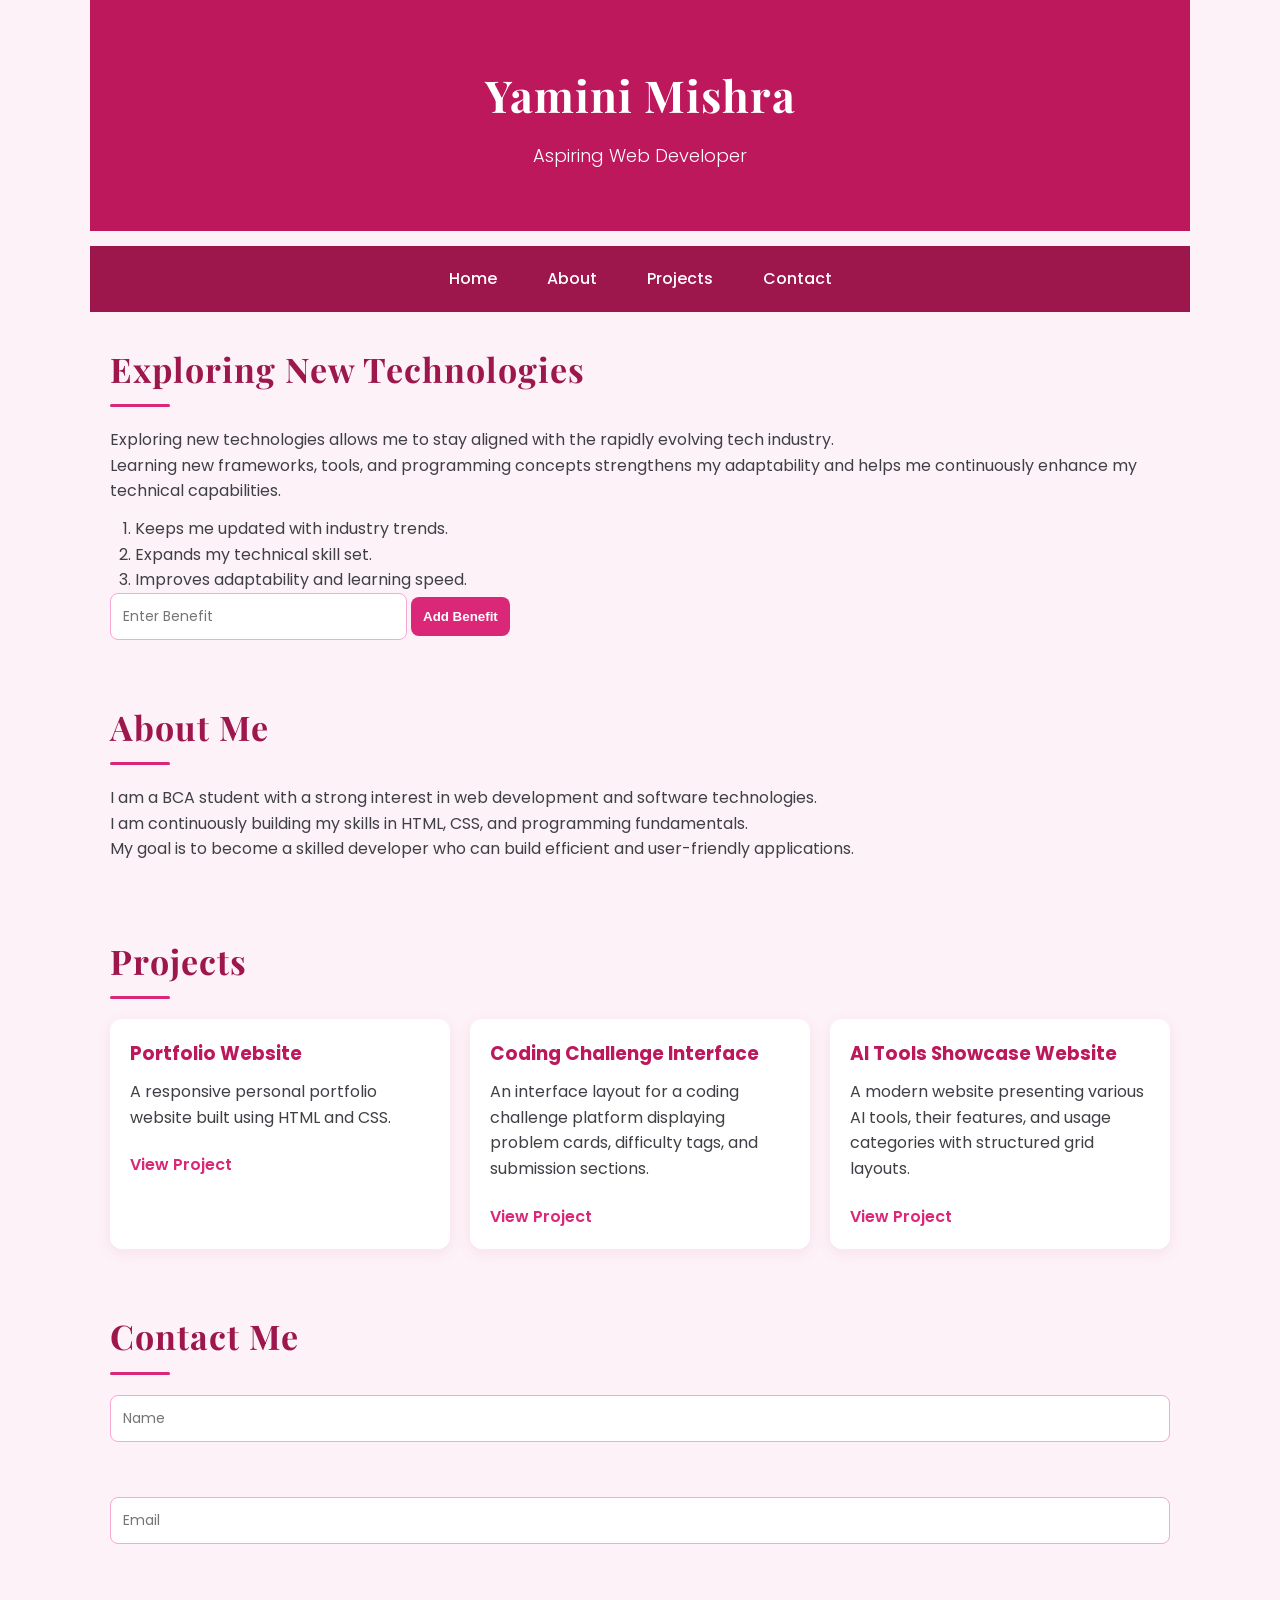
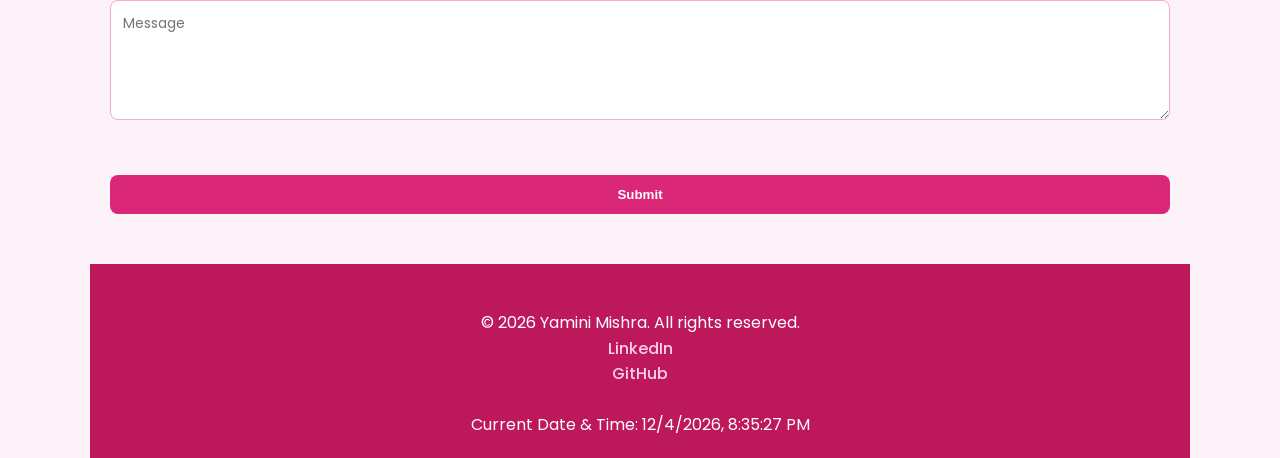
<file: index.html>
<!-- Declares the document type and HTML5 version -->
<!DOCTYPE html>
<!-- Root element of the webpage-->
<html lang="en">

<head>
    <meta charset="UTF-8">
    <!-- Title displayed in browser tab -->
    <title>Portfolio</title>
    <!-- Links external CSS file for styling -->
    <link rel="stylesheet" href="style.css">
</head>


<!-- ===========================
   Main content of the webpage 
  ============================== -->
<body>
    
    <!-- Header Section -->
    <header>
        <h1>Yamini Mishra</h1>
        <p>Aspiring Web Developer</p>
    </header>

    <!-- Navigation Menu -->
    <nav>
        <ul>
            <li><a href="#home">Home</a></li>
            <li><a href="#about">About</a></li>
            <li><a href="#projects">Projects</a></li>
            <li><a href="#contact">Contact</a></li>
        </ul>
    </nav>

    <!-- Home Section -->
    <section id="home">
        <h2>Exploring New Technologies</h2>
        <p>
            Exploring new technologies allows me to stay aligned with the rapidly evolving tech industry.<br>
            Learning new frameworks, tools, and programming concepts strengthens my adaptability and helps me continuously enhance my technical capabilities.
        </p>

        <ol id="benefitsList">
            <li>Keeps me updated with industry trends.</li>
            <li>Expands my technical skill set.</li>
            <li>Improves adaptability and learning speed.</li>
        </ol>

        <!-- Adds new Benefits in the list -->
        <input type="text" id="hobbyInput" placeholder="Enter Benefit"> 
        <button id="addBtn">Add Benefit</button>

    </section>

    <!-- About Section -->
    <section id="about">
        <h2>About Me</h2>
        <p>
            I am a BCA student with a strong interest in web development and software technologies.<br>
            I am continuously building my skills in HTML, CSS, and programming fundamentals.<br>
            My goal is to become a skilled developer who can build efficient and user-friendly applications.
        </p>
    </section>

    <!-- Projects Section -->
    <section id="projects">
        <h2>Projects</h2>

        <div class="project-container">

            <div class="project-card">
                <h3>Portfolio Website</h3>
                <p>A responsive personal portfolio website built using HTML and CSS.</p>
                <a href="#">View Project</a>
            </div>

            <div class="project-card">
                <h3>Coding Challenge Interface</h3>
                <p>An interface layout for a coding challenge platform displaying problem cards, difficulty tags, and submission sections.</p>
                <a href="#">View Project</a>
            </div>

            <div class="project-card">
                <h3>AI Tools Showcase Website</h3>
                <p>A modern website presenting various AI tools, their features, and usage categories with structured grid layouts.</p>
                <a href="#">View Project</a>
            </div>

        </div>
    </section>

    <!-- Contact Section -->
    <section id="contact">
        <h2>Contact Me</h2>

        <form>
            <input type="text" placeholder="Name" required><br>
            <input type="email" placeholder="Email" required><br>
            <textarea placeholder="Message" required></textarea><br>
            <button type="submit">Submit</button>
        </form>
    </section>

    <!--=======================
           Footer Section 
     ========================= -->
    <footer><br>
        <p>© 2026 Yamini Mishra. All rights reserved.</p>
        <a href="https://www.linkedin.com/in/yaminimishra0804/">LinkedIn</a><br>
        <a href="https://github.com/yaminimishra08/">GitHub</a>
        <br>
        <br>
        <!-- Adds Current Date and Time -->
        <p>Current Date & Time: <span id="datetime"> </span> </p>
    </footer>

    <!-- Links external JS file -->
    <script src="script.js"></script>

</body>
</html>
</file>
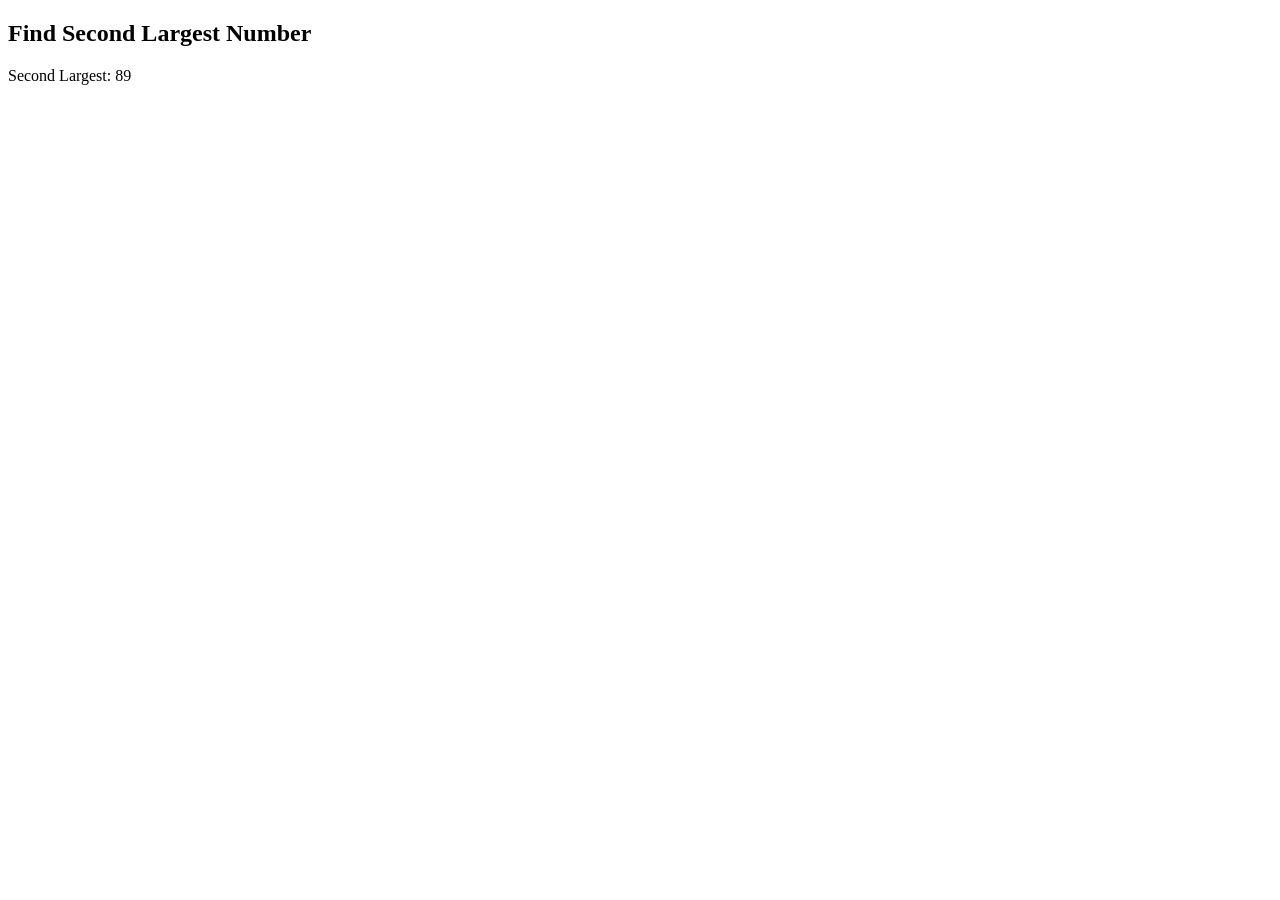
<file: task1.html>
<!-- Declares the document type and HTML5 version -->
<!DOCTYPE html>
<html>
    <head>
        <!-- Title displayed in browser tab -->
        <title>Task 1: Second Largest Number</title>
    </head>

<!-- ===========================
   Main content of the webpage 
============================== -->
    <body>
        <!-- Heading for the page-->
        <h2>Find Second Largest Number</h2>

<!-- JavaScript Code -->
    <script>
        // JavaScript code goes here

        const numbers = [23, 45, 67, 89, 12, 90, 44];

        let largest = -Infinity;
        let secondlargest = -Infinity;

        numbers.forEach( num =>
            {
                if(num > largest)
                {
                    secondlargest = largest;
                    largest = num;
                }
                else if (num > secondlargest && num !== largest)
                {
                    secondlargest= num;
                }
            }
        );

        console.log("Second Largest:", secondlargest);
        document.write("Second Largest: " + secondlargest);

        </script>
    </body>
</html>
</file>
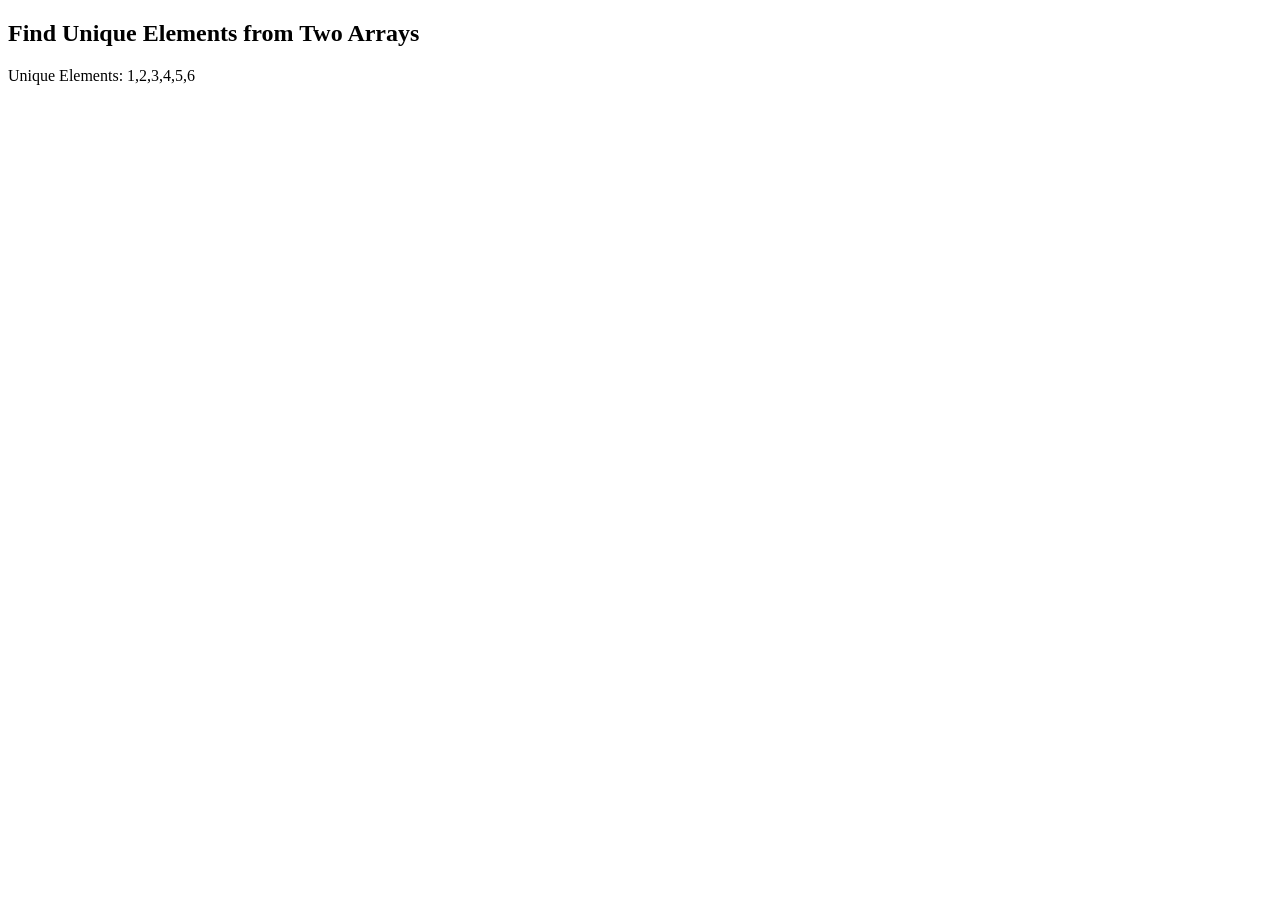
<file: task2.html>
<!-- Declares the document type and HTML5 version -->
<!DOCTYPE html>
<html>
    <head>
        <!-- Title displayed in browser tab -->
        <title>Task 2: Unique Elements from Two Arrays</title>
    </head>
    
<!-- ===========================
   Main content of the webpage
=========================== -->
    <body>
        <!-- Heading for the page -->
        <h2>Find Unique Elements from Two Arrays</h2>
        
<!-- JavaScript Code -->
        <script>
        // Function to return unique elements from two arrays
        function getUnique(arr1, arr2)
        {
            // Combine both arrays
            const combined = arr1.concat(arr2);
            // Filter only unique values
            const unique = combined.filter((value, index) =>
            {
                return combined.indexOf(value) === index;
            }
        );
        
        return unique;
        }
        
        // Example arrays
        const array1 = [1, 2, 3, 4];
        const array2 = [3, 4, 5, 6];
        
        // Store result
        const result = getUnique(array1, array2);
        
        // Display result on webpage
        document.write("Unique Elements: " + result);
        
        </script>
        
    </body>
</html>
</file>
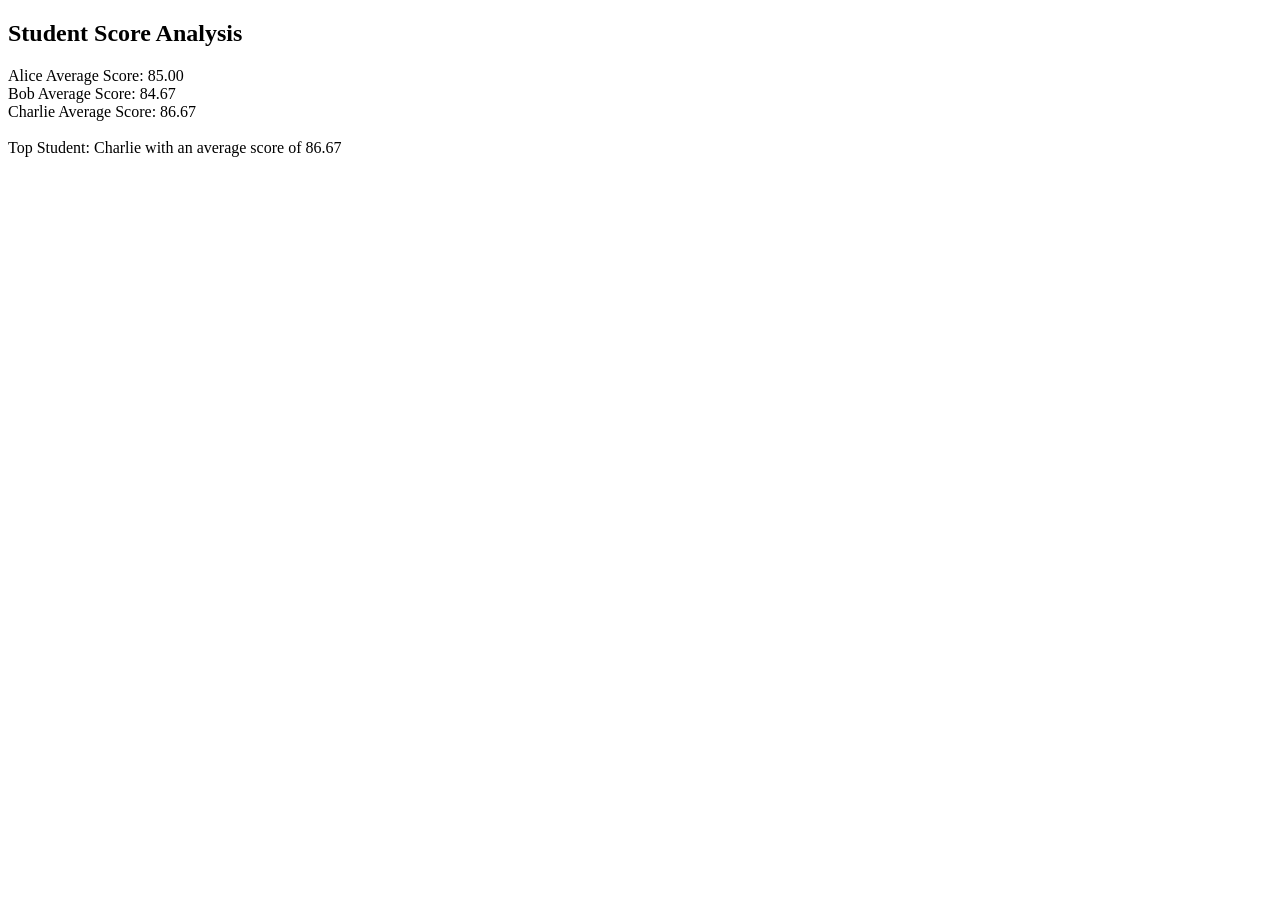
<file: task3.html>
<!-- Declares the document type and HTML5 version -->
<!DOCTYPE html>
<html>
    <head>
        <!-- Title displayed in browser tab -->
    </head><title>Task 3: Student Score Analysis</title>
    </head>
    
<!-- ===========================
   Main content of the webpage
=========================== -->
    <body>
        <!-- Heading for the page -->
        <h2>Student Score Analysis</h2>
        
<!-- JavaScript Code -->
        <script>
        
        // creating student data
        let students = 
        [
            { name: "Alice", age: 22, scores: [78, 85, 92] },
            { name: "Bob", age: 20, scores: [88, 90, 76] },
            { name: "Charlie", age: 21, scores: [95, 80, 85] }
        ];
        
        // variables to track highest average
        let highestAvg = 0;
        let topStudent = "";
        
        // loop through students
        students.forEach(function(student) 
        {
            let total = 0;
            
            // add all scores of a student
            student.scores.forEach(function(score) 
            {
                total += score;
            }
        );
        
         // calculate average
        let avg = total / student.scores.length;
        
        // show average on page
        document.write(student.name + " Average Score: " + avg.toFixed(2) + "<br>");
        
        // check if this is the highest average
        if (avg > highestAvg)
        {
            highestAvg = avg;
            topStudent = student.name;
        }
    }
);

// print the top student
document.write("<br>Top Student: " + topStudent + 
               " with an average score of " + highestAvg.toFixed(2));
               </script>
    </body>
</html>
</file>
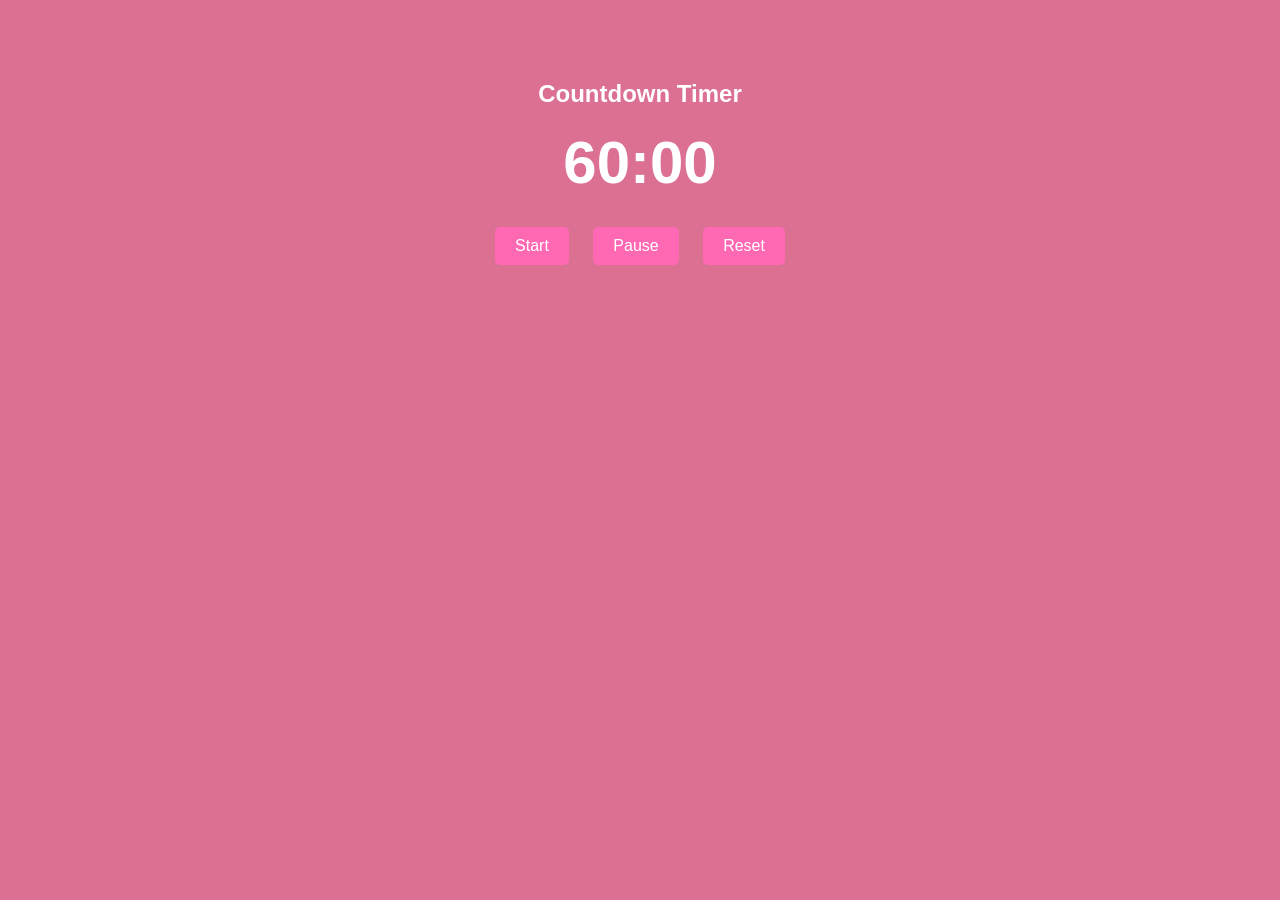
<file: timer.html>
<!-- Declares the document type and HTML5 version -->
<!DOCTYPE html>
<!-- Root element of the webpage-->
<html lang="en">
    <head>
        <meta charset="UTF-8">
        <meta name="viewport" content="width=device-width , initial-scale=1.0">
        <!-- Title displayed in browser tab -->
        <title>Task 4:Countdown Timer </title>
        <!-- Links external CSS file for styling -->
        <link rel="stylesheet" href="timer.css">
    </head>
    
<!-- ===========================
   Main content of the webpage 
============================== -->
    <body>
        <!-- Header Section -->
        <header>
        <h2>Countdown Timer</h2>
        </header>
        <!-- This shows the time on the page -->
        <h1 id="timer">60:00</h1>

        <!-- Buttons to control the timer -->
        <button onclick="startTimer()">Start</button>
        <button onclick="pauseTimer()">Pause</button>
        <button onclick="resetTimer()">Reset</button>

        <!-- Linking the Javascript file -->
        <script src="timer.js">
        </script>
    
    </body>
</html>
</file>
<file: style.css>
/* ===============================
   Google Fonts Import
================================= */
/* Playfair Display for headings & Poppins for body */
@import url('https://fonts.googleapis.com/css2?family=Playfair+Display:wght@600;700&family=Poppins:wght@300;400;500;600&display=swap');


/* ===============================
   Reset Default Browser Styling
================================= */
* {
    margin: 0;
    padding: 0;
    box-sizing: border-box;
}


/* ===============================
   Body Styling
================================= */
body {
   /* Sets overall background & font */
    font-family: 'Poppins', sans-serif;
    background-color: #fdf2f8;   /* Soft elegant pink background */
    color: #3f3f46;
    line-height: 1.6;
}


/* ===============================
   Center Main Layout Content
================================= */
section,
header,
nav,
footer {
    max-width: 1100px;
    margin: auto;
}


/* ===============================
    Header Section
================================= */
header {
    background: #be185d;        /* Deep classy pink */
    color: white;
    text-align: center;
    padding: 60px 20px;         /* Increased padding */
    margin-bottom: 15px;        /* Creates separation from navigation */
}

/* Main Name Styling */
header h1 {
    font-family: 'Playfair Display', serif;
    font-size: 44px;
    margin-bottom: 12px;
    letter-spacing: 1px;        /* Makes text wider */
}

/* Tagline Styling */
header p {
    font-size: 18px;
    font-weight: 300;
}


/* ===============================
   Navigation Bar
================================= */
nav {
    background: #9d174d;
    padding: 8px 0;             /* Adds vertical */
}

nav ul {
    display: flex;
    justify-content: center;
    list-style: none;
}

nav li {
    margin: 12px 25px;          /* Slightly reduced spacing */
}

nav a {
    text-decoration: none;
    color: white;
    font-weight: 500;
    transition: 0.3s ease;
}

nav a:hover {
    color: #fbcfe8;             /* Soft pink hover */
}


/* ===============================
   Section Spacing
   Reduced vertical gaps
================================= */
section {
    padding: 30px 20px;
}


/* ===============================
   Section Headings
================================= */
h2 {
    font-family: 'Playfair Display', serif;
    font-size: 34px;
    color: #9d174d;
    margin-bottom: 20px;
    letter-spacing: 1px;
}

/* Decorative underline below headings */
h2::after {
    content: "";
    display: block;
    width: 60px;
    height: 3px;
    background-color: #db2777;
    margin-top: 8px;
    border-radius: 2px;
}


/* Paragraph Spacing */
section p {
    margin-bottom: 12px;
}

/* Ordered List Styling */
ol {
    margin-left: 25px;
    margin-top: 8px;
}

/* Adds space between delete button and text */
#benefitsList button {
    margin-left: 10px;
}

/* ===============================
   Projects Section (Flexbox)
================================= */
.project-container {
    display: flex;
    gap: 20px;
    flex-wrap: wrap;
}

.project-card {
    background: white;
    flex: 1 1 30%;
    padding: 20px;
    border-radius: 12px;
    box-shadow: 0 4px 15px rgba(190, 24, 93, 0.08);
    transition: transform 0.3s ease;
}

.project-card:hover {
    transform: translateY(-5px);
}

.project-card h3 {
    margin-bottom: 10px;
    color: #be185d;
}

.project-card a {
    display: inline-block;
    margin-top: 10px;
    text-decoration: none;
    color: #db2777;
    font-weight: 600;
}

.project-card a:hover {
    text-decoration: underline;
}


/* ===============================
   Contact Form Styling
================================= */
form {
    display: flex;
    flex-direction: column;
    gap: 15px;
    margin-top: 15px;          /* Reduced top spacing */
}

input,
textarea {
    padding: 12px;
    border: 1px solid #f9a8d4;
    border-radius: 8px;
    font-family: inherit;
    font-size: 14px;
}

textarea {
    min-height: 120px;
    resize: vertical;
}

/* Submit Button */
button {
    padding: 12px;
    border: none;
    border-radius: 8px;
    background-color: #db2777;
    color: white;
    font-weight: 600;
    cursor: pointer;
    transition: 0.3s ease;
}

button:hover {
    background-color: #9d174d;
}


/* ===============================
   Footer Section
================================= */
footer {
    background: #be185d;
    color: white;
    text-align: center;
    padding: 20px;
    margin-top: 20px;          /* Reduced from 40px */
}

footer a {
    color: #fbcfe8;
    text-decoration: none;
    margin: 0 10px;
    font-weight: 500;
}

footer a:hover {
    text-decoration: underline;
}


/* ===============================
   Responsive Design
================================= */
@media (max-width: 768px) {

    nav ul {
        flex-direction: column;
        align-items: center;
    }

    .project-container {
        flex-direction: column;
    }

    header h1 {
        font-size: 30px;
    }

    h2 {
        font-size: 24px;
    }
}
</file>
<file: timer.css>
/* styling for the whole page */
body
{
  font-family: Arial, sans-serif;
  text-align: center;
  margin-top: 80px;
  background-color: palevioletred;
}

/* heading style */
h2
{
  color: white;
}

/* timer number styling */
#timer
{
  font-size: 60px;
  font-weight: bold;
  margin: 20px ;
  color:white;
}

/* button styling */
button
{
  padding: 10px 20px;
  margin: 10px;
  font-size: 16px;
  border: none;
  border-radius: 5px;
  background-color: #ff69b4;
  color: white;
  cursor: pointer;
}

/* hover effect for buttons */
button:hover
{
  background-color: #d94f96;
}
</file>
